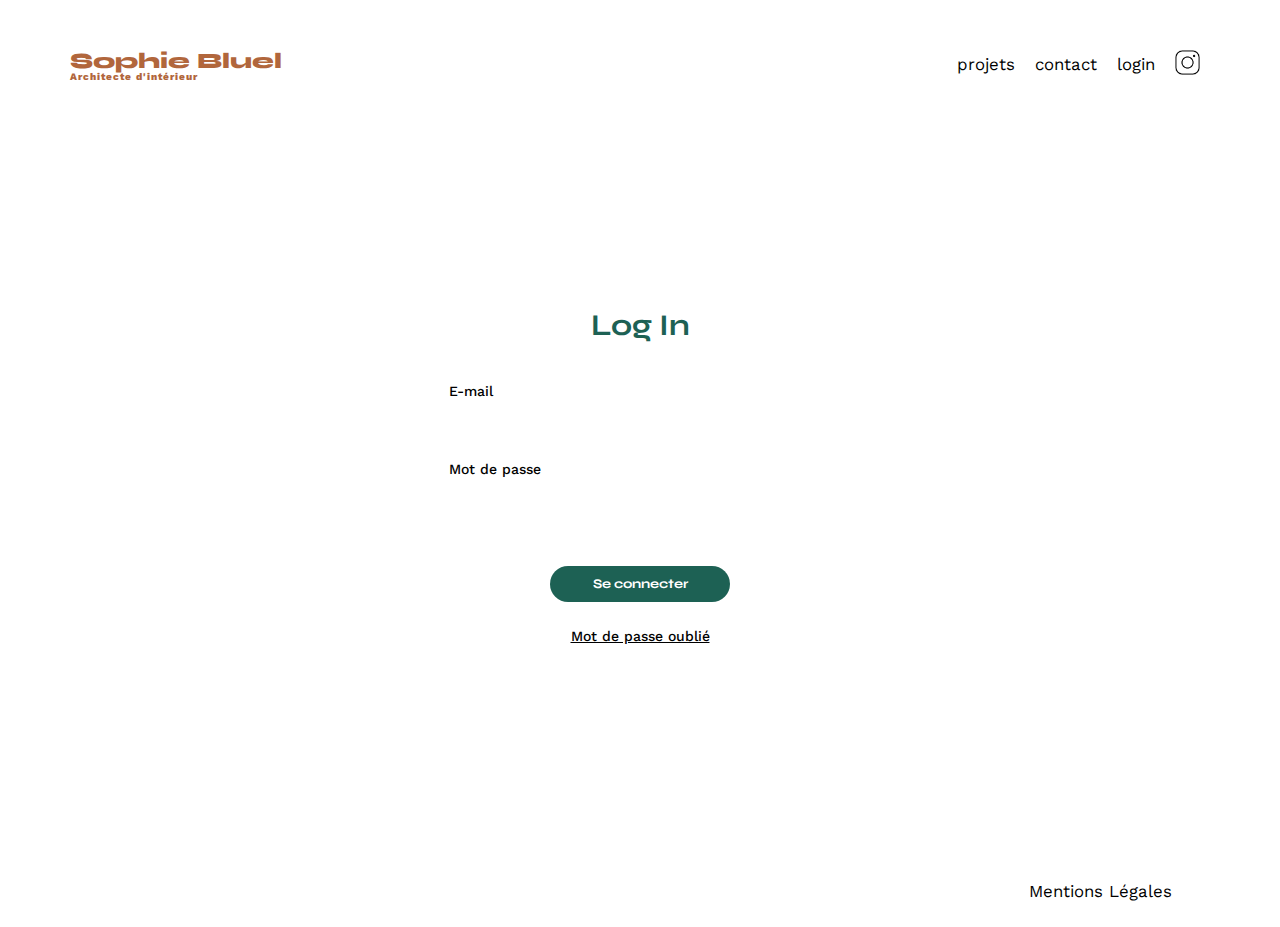
<file: FrontEnd/login.html>
<!DOCTYPE html>
<html lang="fr">
<head>
    <title>Sophie Bluel - Architecte d'intérieur</title>
    <meta charset="UTF-8">
    <meta name="viewport" content="width=device-width, initial-scale=1.0">
    <link rel="preconnect" href="https://fonts.googleapis.com">
	<link rel="preconnect" href="https://fonts.gstatic.com" crossorigin>
	<link href="https://fonts.googleapis.com/css2?family=Syne:wght@700;800&family=Work+Sans&display=swap" rel="stylesheet">
	<meta name="description" content="">
    <link rel="stylesheet" href="assets/style_login.css">
</head>
<body>
    <header>
        <h1>Sophie Bluel <span>Architecte d'intérieur</span></h1>
        <nav>
            <ul>
                <li><a href="index.html">projets</a></li>
                <li>contact</li>
                <li><a href="login.html" class="logout">login</a></li>
                <li><img src="./assets/icons/instagram.png" alt="Instagram"></li>
            </ul>
        </nav>
    </header>

    <main>
        <section class="login">
        <h2>Log In</h2>
        <p></p>
        <form action="">
            <label for="email">E-mail</label>
            <input type="email" id="email">
            <label for="password">Mot de passe</label>
            <input type="password" id="password">
            <input type="submit" value="Se connecter" id="submit">
            <a href="#">Mot de passe oublié</a>
        </form>
        </section>
    </main>

    <footer>
        <nav>
            <ul>
                <li>Mentions Légales</li>
            </ul>
        </nav>
    </footer>
    <script src="./assets/js/connexion.js"></script>
    <script src="./assets/js/user.js"></script>
</body>
</html>
</file>
<file: FrontEnd/assets/style_login.css>
html, body, div, span, applet, object, iframe,
h1, h2, h3, h4, h5, h6, p, blockquote, pre,
a, abbr, acronym, address, big, cite, code,
del, dfn, em, img, ins, kbd, q, s, samp,
small, strike, strong, sub, sup, tt, var,
b, u, i, center,
dl, dt, dd, ol, ul, li,
fieldset, form, label, legend,
table, caption, tbody, tfoot, thead, tr, th, td,
article, aside, canvas, details, embed,
figure, figcaption, footer, header, hgroup,
menu, nav, output, ruby, section, summary,
time, mark, audio, video {
	margin: 0;
	padding: 0;
	border: 0;
	font-size: 100%;
	font: inherit;
	vertical-align: baseline;
}
/* HTML5 display-role reset for older browsers */
article, aside, details, figcaption, figure,
footer, header, hgroup, menu, nav, section {
	display: block;
}
body {
	line-height: 1;
}
ol, ul {
	list-style: none;
}
blockquote, q {
	quotes: none;
}
blockquote:before, blockquote:after,
q:before, q:after {
	content: '';
	content: none;
}
table {
	border-collapse: collapse;
	border-spacing: 0;
}
/** end reset css**/

body {
	max-width: 1140px;
	margin:auto;
	font-family: 'Work Sans' ;
	font-size: 14px;
}



header {
	display: flex;
	justify-content: space-between;
	margin: 50px 0
}

h1{
	display: flex;
	flex-direction: column;
	font-family: 'Syne';
	font-size: 22px;
	font-weight: 800;
	color: #B1663C
}

h1 > span {
	font-family: 'Work Sans';
	font-size:10px;
	letter-spacing: 0.1em;
;
}

nav ul {
	display: flex;
	align-items: center;
	list-style-type: none;

}
nav li {
	padding: 0 10px;
	font-size: 1.2em;
	cursor: pointer;
}

nav li img {
    height: 25px;
}

nav li a {
	text-decoration: none;
	color: black;
}
li a:hover {
	color: #B1663C;
}

li:hover {
	color: #B1663C;
}

.login {
    margin-top: 20%;
    display: flex;
    align-items: center;
    flex-direction: column;
}

form {
    display: flex;
    flex-direction: column;
}

h2 {
    font-family: 'Syne';
    font-size: 30px;
    font-weight: 700;
    color: #1D6154;
    margin-bottom: 30px;
}

.login p {
    margin-bottom: 1em;
    color: red;
}

label {
    font-weight: 500;
    font-size: 14px;
    margin-bottom: 5px;
}
#email,#password{
    margin-bottom: 2em;
    width: 379px;
    border: none;
    height: 30px;
}

#submit {
    font-family: 'Syne';
	font-weight: 700;
	color: white;
	background-color: #1D6154;
	margin : 2em auto ;
	width: 180px;
	text-align: center;
	border-radius: 50px ;
    border: none;
    padding: 10px;
	cursor: pointer;
}

form a {
    display: flex;
    justify-content: center;
    color: black;
    font-weight: 500;
}

footer nav ul {
	display: flex;
	justify-content: flex-end;
	margin: 2em;
}
footer{
    margin-top: 15rem;
}
</file>
